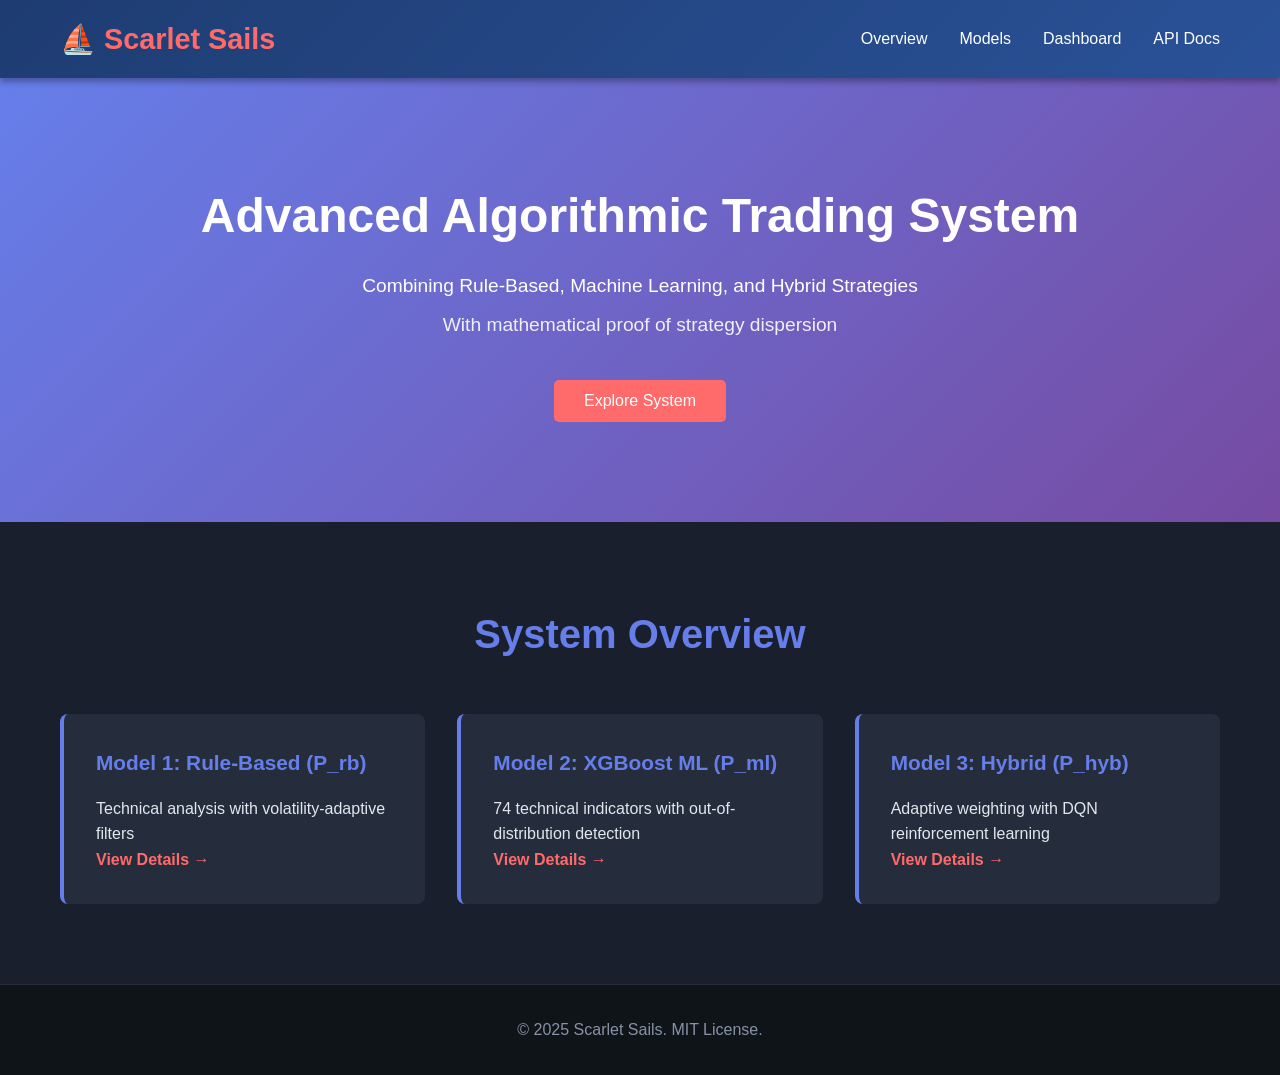
<file: website/index.html>
<!DOCTYPE html>
<html lang="en">
<head>
    <meta charset="UTF-8">
    <meta name="viewport" content="width=device-width, initial-scale=1.0">
    <title>Scarlet Sails - Algorithmic Trading System</title>
    <link rel="stylesheet" href="styles.css">
</head>
<body>
    <nav class="navbar">
        <div class="container">
            <h1 class="logo">⛵ Scarlet Sails</h1>
            <ul class="nav-links">
                <li><a href="#overview">Overview</a></li>
                <li><a href="models.html">Models</a></li>
                <li><a href="dashboard.html">Dashboard</a></li>
                <li><a href="api.html">API Docs</a></li>
            </ul>
        </div>
    </nav>

    <section class="hero">
        <div class="container">
            <h2>Advanced Algorithmic Trading System</h2>
            <p>Combining Rule-Based, Machine Learning, and Hybrid Strategies</p>
            <p class="subtitle">With mathematical proof of strategy dispersion</p>
            <button class="cta-btn">Explore System</button>
        </div>
    </section>

    <section id="overview" class="overview">
        <div class="container">
            <h3>System Overview</h3>
            <div class="strategies-grid">
                <div class="strategy-card">
                    <h4>Model 1: Rule-Based (P_rb)</h4>
                    <p>Technical analysis with volatility-adaptive filters</p>
                    <a href="models.html#model1">View Details →</a>
                </div>
                <div class="strategy-card">
                    <h4>Model 2: XGBoost ML (P_ml)</h4>
                    <p>74 technical indicators with out-of-distribution detection</p>
                    <a href="models.html#model2">View Details →</a>
                </div>
                <div class="strategy-card">
                    <h4>Model 3: Hybrid (P_hyb)</h4>
                    <p>Adaptive weighting with DQN reinforcement learning</p>
                    <a href="models.html#model3">View Details →</a>
                </div>
            </div>
        </div>
    </section>

    <footer>
        <p>&copy; 2025 Scarlet Sails. MIT License.</p>
    </footer>

    <script src="script.js"></script>
</body>
</html>
</file>
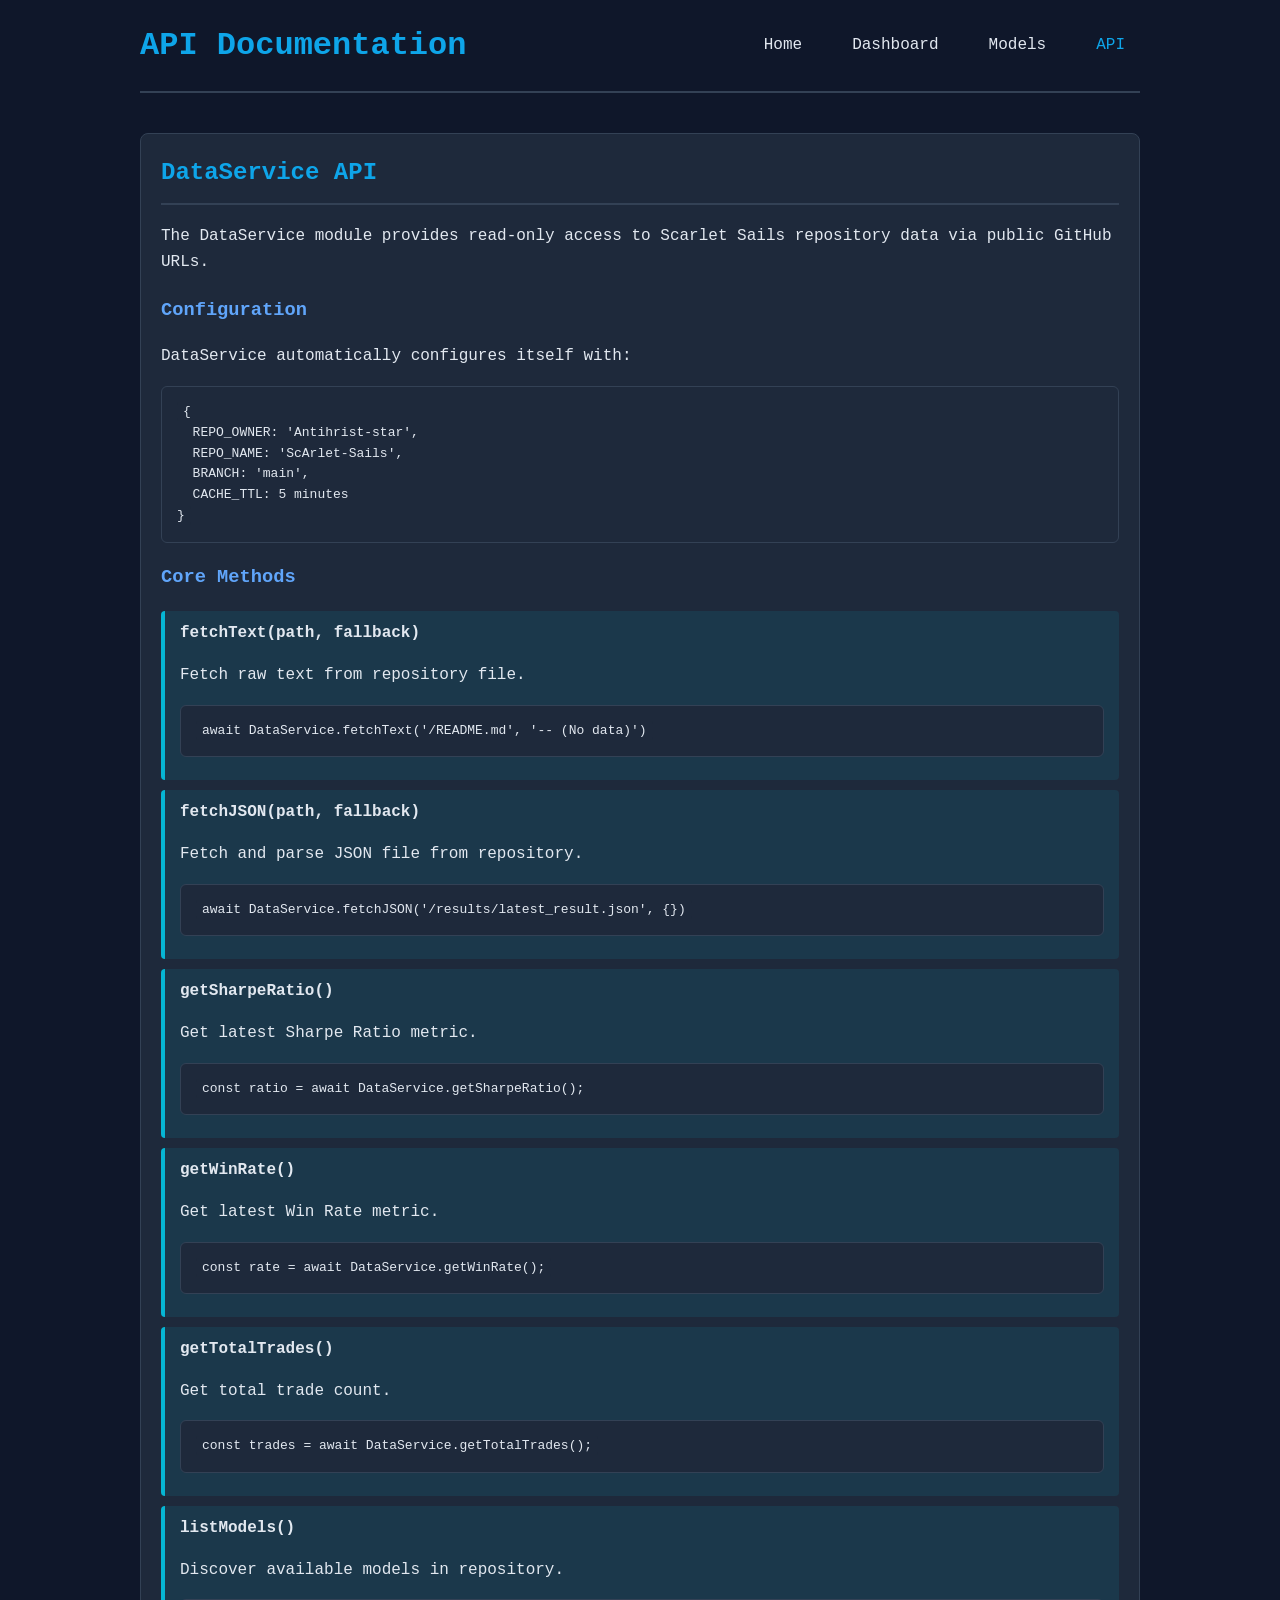
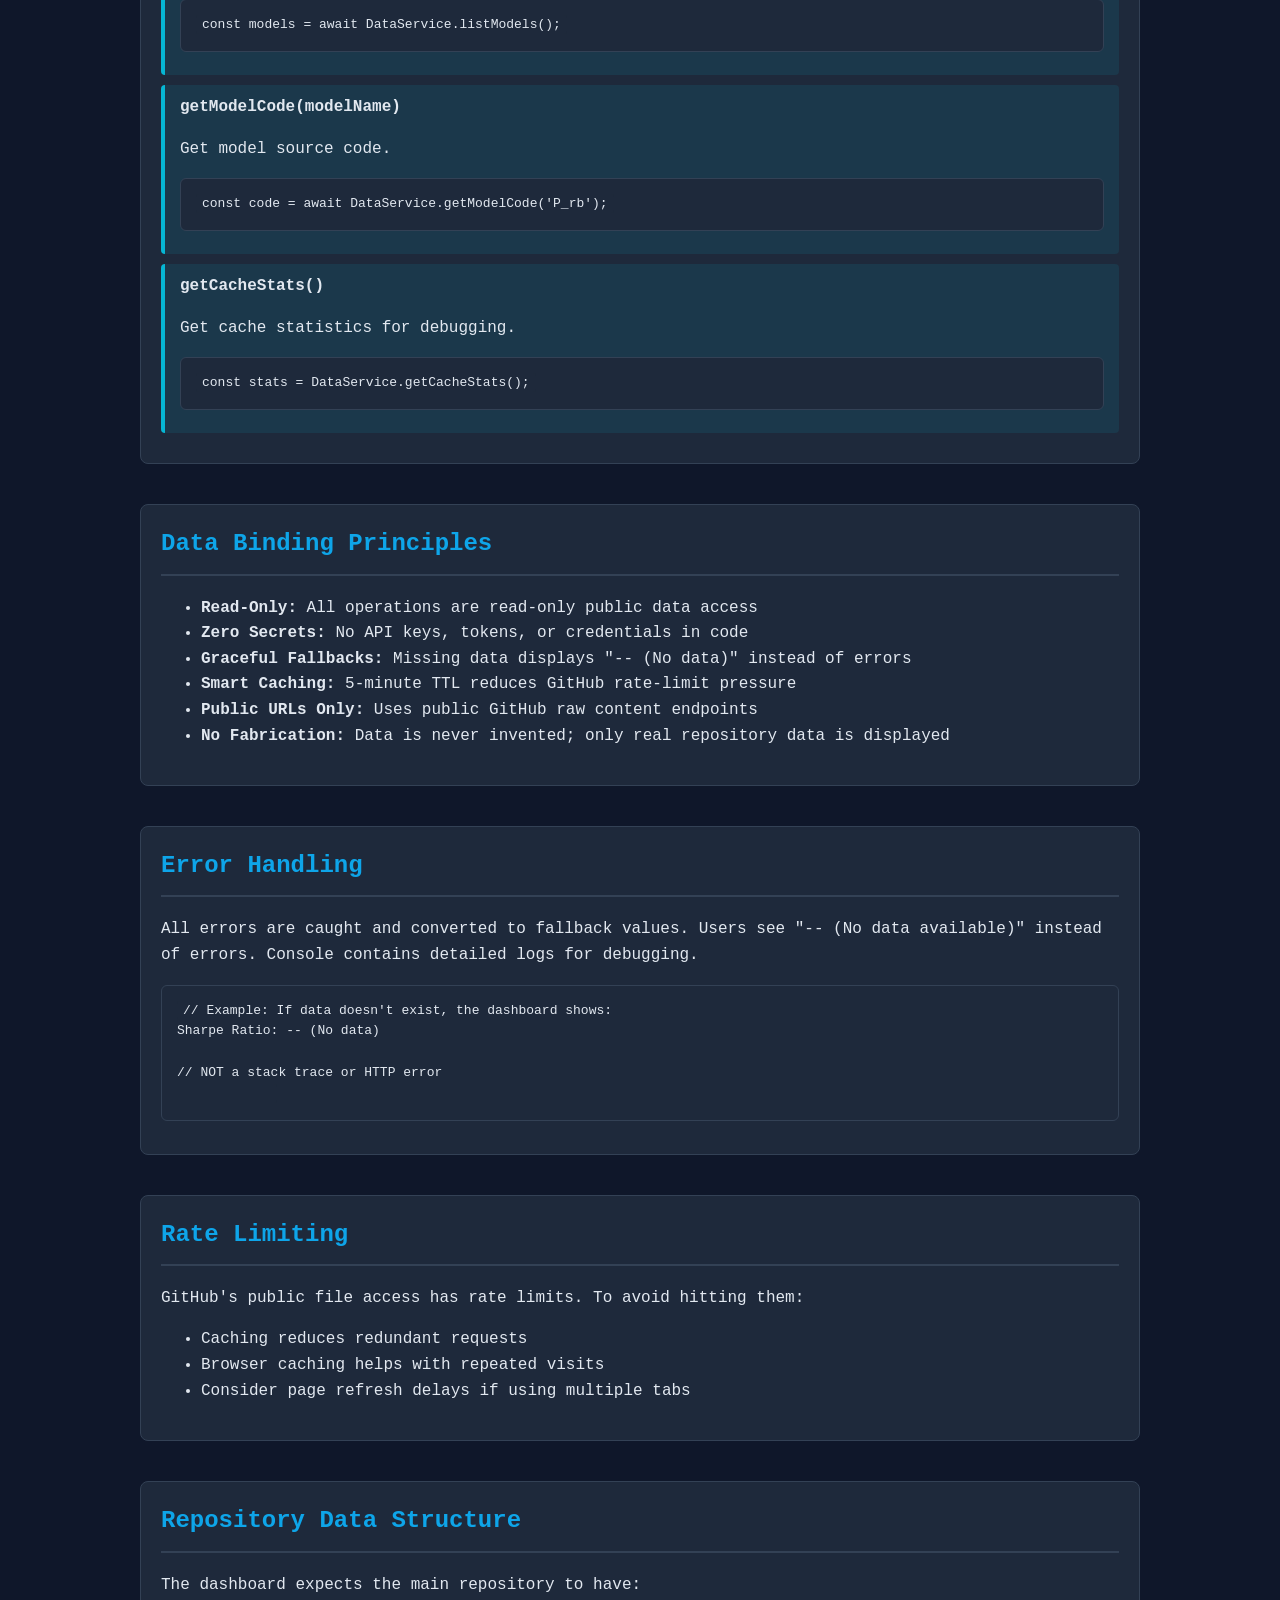
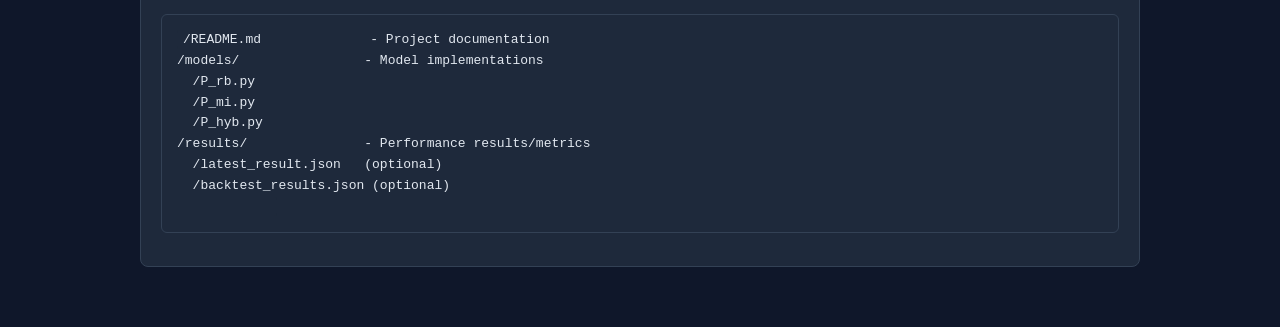
<file: website/api.html>
<!DOCTYPE html>
<html lang="en">
<head>
    <meta charset="UTF-8">
    <meta name="viewport" content="width=device-width, initial-scale=1.0">
    <title>Scarlet Sails API Documentation</title>
    <style>
        :root {
            --color-primary: #0ea5e9;
            --color-secondary: #1e293b;
            --color-text: #e2e8f0;
            --color-border: #334155;
            --color-bg: #0f172a;
            --color-code-bg: #1e293b;
        }
        body {
            background-color: var(--color-bg);
            color: var(--color-text);
            font-family: -apple-system, BlinkMacSystemFont, 'Segoe UI', Roboto, monospace;
            margin: 0;
            padding: 20px;
            line-height: 1.6;
        }
        .container {
            max-width: 1000px;
            margin: 0 auto;
        }
        .header {
            display: flex;
            justify-content: space-between;
            align-items: center;
            margin-bottom: 40px;
            border-bottom: 2px solid var(--color-border);
            padding-bottom: 20px;
        }
        .header h1 {
            margin: 0;
            font-size: 32px;
            color: var(--color-primary);
        }
        .nav {
            display: flex;
            gap: 20px;
        }
        .nav a {
            color: var(--color-text);
            text-decoration: none;
            padding: 10px 15px;
            border-radius: 4px;
            transition: all 0.3s ease;
        }
        .nav a:hover {
            background-color: var(--color-secondary);
            color: var(--color-primary);
        }
        .section {
            margin-bottom: 40px;
            background-color: var(--color-secondary);
            border: 1px solid var(--color-border);
            border-radius: 8px;
            padding: 20px;
        }
        .section h2 {
            margin-top: 0;
            color: var(--color-primary);
            border-bottom: 2px solid var(--color-border);
            padding-bottom: 10px;
        }
        .section h3 {
            color: #60a5fa;
            margin-top: 20px;
        }
        code {
            background-color: var(--color-code-bg);
            padding: 2px 6px;
            border-radius: 3px;
            font-size: 13px;
        }
        pre {
            background-color: var(--color-code-bg);
            padding: 15px;
            border-radius: 6px;
            overflow-x: auto;
            border: 1px solid var(--color-border);
        }
        .endpoint {
            background-color: rgba(6, 182, 212, 0.1);
            border-left: 4px solid #06b6d4;
            padding: 10px 15px;
            margin: 10px 0;
            border-radius: 4px;
        }
        .method {
            display: inline-block;
            padding: 3px 8px;
            border-radius: 3px;
            font-weight: bold;
            font-size: 12px;
            margin-right: 10px;
        }
        .method-get { background-color: #10b981; color: white; }
        .method-post { background-color: #3b82f6; color: white; }
    </style>
</head>
<body>
    <div class="container">
        <div class="header">
            <h1>API Documentation</h1>
            <div class="nav">
                <a href="index.html">Home</a>
                <a href="dashboard.html">Dashboard</a>
                <a href="models.html">Models</a>
                <a href="api.html" style="color: var(--color-primary);">API</a>
            </div>
        </div>

        <div class="section">
            <h2>DataService API</h2>
            <p>The DataService module provides read-only access to Scarlet Sails repository data via public GitHub URLs.</p>
            
            <h3>Configuration</h3>
            <p>DataService automatically configures itself with:</p>
            <pre><code>{
  REPO_OWNER: 'Antihrist-star',
  REPO_NAME: 'ScArlet-Sails',
  BRANCH: 'main',
  CACHE_TTL: 5 minutes
}</code></pre>

            <h3>Core Methods</h3>
            
            <div class="endpoint">
                <strong>fetchText(path, fallback)</strong>
                <p>Fetch raw text from repository file.</p>
                <pre><code>await DataService.fetchText('/README.md', '-- (No data)')</code></pre>
            </div>

            <div class="endpoint">
                <strong>fetchJSON(path, fallback)</strong>
                <p>Fetch and parse JSON file from repository.</p>
                <pre><code>await DataService.fetchJSON('/results/latest_result.json', {})</code></pre>
            </div>

            <div class="endpoint">
                <strong>getSharpeRatio()</strong>
                <p>Get latest Sharpe Ratio metric.</p>
                <pre><code>const ratio = await DataService.getSharpeRatio();</code></pre>
            </div>

            <div class="endpoint">
                <strong>getWinRate()</strong>
                <p>Get latest Win Rate metric.</p>
                <pre><code>const rate = await DataService.getWinRate();</code></pre>
            </div>

            <div class="endpoint">
                <strong>getTotalTrades()</strong>
                <p>Get total trade count.</p>
                <pre><code>const trades = await DataService.getTotalTrades();</code></pre>
            </div>

            <div class="endpoint">
                <strong>listModels()</strong>
                <p>Discover available models in repository.</p>
                <pre><code>const models = await DataService.listModels();</code></pre>
            </div>

            <div class="endpoint">
                <strong>getModelCode(modelName)</strong>
                <p>Get model source code.</p>
                <pre><code>const code = await DataService.getModelCode('P_rb');</code></pre>
            </div>

            <div class="endpoint">
                <strong>getCacheStats()</strong>
                <p>Get cache statistics for debugging.</p>
                <pre><code>const stats = DataService.getCacheStats();</code></pre>
            </div>
        </div>

        <div class="section">
            <h2>Data Binding Principles</h2>
            <ul>
                <li><strong>Read-Only:</strong> All operations are read-only public data access</li>
                <li><strong>Zero Secrets:</strong> No API keys, tokens, or credentials in code</li>
                <li><strong>Graceful Fallbacks:</strong> Missing data displays "-- (No data)" instead of errors</li>
                <li><strong>Smart Caching:</strong> 5-minute TTL reduces GitHub rate-limit pressure</li>
                <li><strong>Public URLs Only:</strong> Uses public GitHub raw content endpoints</li>
                <li><strong>No Fabrication:</strong> Data is never invented; only real repository data is displayed</li>
            </ul>
        </div>

        <div class="section">
            <h2>Error Handling</h2>
            <p>All errors are caught and converted to fallback values. Users see "-- (No data available)" instead of errors. Console contains detailed logs for debugging.</p>
            <pre><code>// Example: If data doesn't exist, the dashboard shows:
Sharpe Ratio: -- (No data)

// NOT a stack trace or HTTP error
            </code></pre>
        </div>

        <div class="section">
            <h2>Rate Limiting</h2>
            <p>GitHub's public file access has rate limits. To avoid hitting them:</p>
            <ul>
                <li>Caching reduces redundant requests</li>
                <li>Browser caching helps with repeated visits</li>
                <li>Consider page refresh delays if using multiple tabs</li>
            </ul>
        </div>

        <div class="section">
            <h2>Repository Data Structure</h2>
            <p>The dashboard expects the main repository to have:</p>
            <pre><code>/README.md              - Project documentation
/models/                - Model implementations
  /P_rb.py
  /P_mi.py
  /P_hyb.py
/results/               - Performance results/metrics
  /latest_result.json   (optional)
  /backtest_results.json (optional)
            </code></pre>
        </div>
    </div>
</body>
</html>
</file>
<file: website/styles.css>
/* General Styles */
* {
    margin: 0;
    padding: 0;
    box-sizing: border-box;
}

body {
    font-family: 'Segoe UI', Tahoma, Geneva, Verdana, sans-serif;
    background: #0f1419;
    color: #e1e8ed;
    line-height: 1.6;
}

.container {
    max-width: 1200px;
    margin: 0 auto;
    padding: 0 20px;
}

/* Navigation */
.navbar {
    background: linear-gradient(135deg, #1e3c72 0%, #2a5298 100%);
    padding: 1rem 0;
    position: sticky;
    top: 0;
    z-index: 100;
    box-shadow: 0 4px 6px rgba(0,0,0,0.3);
}

.navbar .container {
    display: flex;
    justify-content: space-between;
    align-items: center;
}

.logo {
    font-size: 1.8rem;
    font-weight: bold;
    color: #ff6b6b;
}

.nav-links {
    list-style: none;
    display: flex;
    gap: 2rem;
}

.nav-links a {
    color: #fff;
    text-decoration: none;
    transition: color 0.3s;
}

.nav-links a:hover {
    color: #ff6b6b;
}

/* Hero Section */
.hero {
    background: linear-gradient(135deg, #667eea 0%, #764ba2 100%);
    color: white;
    padding: 100px 0;
    text-align: center;
}

.hero h2 {
    font-size: 3rem;
    margin-bottom: 1rem;
}

.hero p {
    font-size: 1.2rem;
    margin-bottom: 0.5rem;
}

.subtitle {
    font-size: 1rem;
    opacity: 0.9;
}

.cta-btn {
    background: #ff6b6b;
    color: white;
    padding: 12px 30px;
    border: none;
    border-radius: 5px;
    font-size: 1rem;
    cursor: pointer;
    margin-top: 2rem;
    transition: background 0.3s;
}

.cta-btn:hover {
    background: #ff5252;
}

/* Overview Section */
.overview {
    padding: 80px 0;
    background: #1a1f2e;
}

.overview h3 {
    font-size: 2.5rem;
    text-align: center;
    margin-bottom: 3rem;
    color: #667eea;
}

.strategies-grid {
    display: grid;
    grid-template-columns: repeat(auto-fit, minmax(300px, 1fr));
    gap: 2rem;
}

.strategy-card {
    background: #252d3d;
    padding: 2rem;
    border-radius: 8px;
    border-left: 4px solid #667eea;
    transition: transform 0.3s, box-shadow 0.3s;
}

.strategy-card:hover {
    transform: translateY(-5px);
    box-shadow: 0 8px 16px rgba(102, 126, 234, 0.2);
}

.strategy-card h4 {
    color: #667eea;
    margin-bottom: 1rem;
    font-size: 1.3rem;
}

.strategy-card a {
    color: #ff6b6b;
    text-decoration: none;
    font-weight: bold;
    transition: color 0.3s;
}

.strategy-card a:hover {
    color: #ff5252;
}

/* Footer */
footer {
    background: #0f1419;
    border-top: 1px solid #252d3d;
    padding: 2rem 0;
    text-align: center;
    color: #8892a6;
}

/* Responsive */
@media (max-width: 768px) {
    .hero h2 {
        font-size: 2rem;
    }
    
    .nav-links {
        gap: 1rem;
    }
}
</file>
